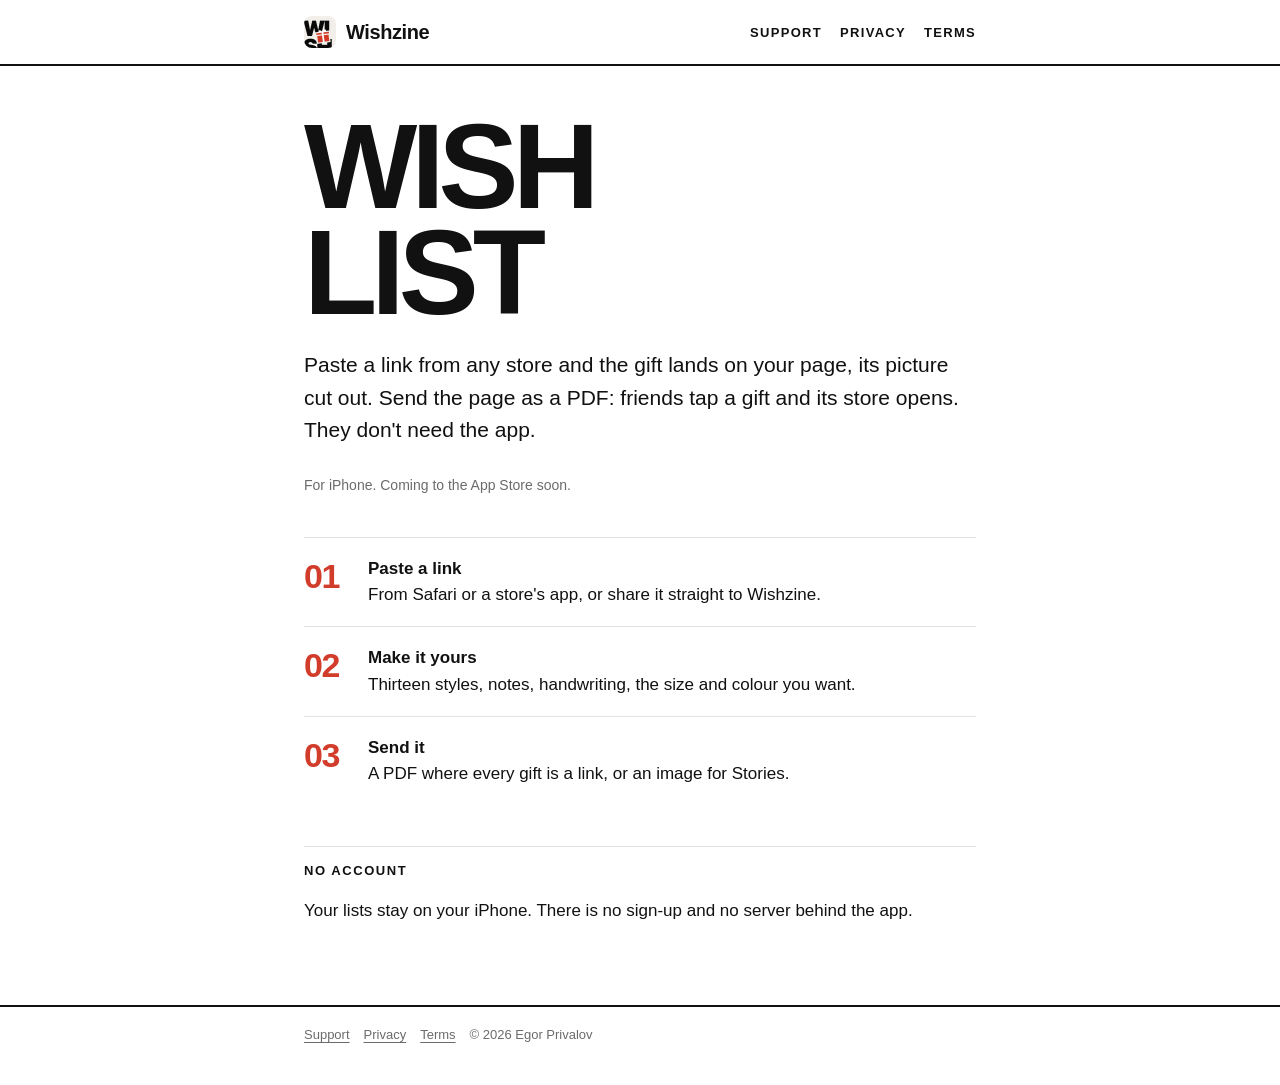
<file: index.html>
<!doctype html>
<html lang="en">
<head>
<meta charset="utf-8">
<meta name="viewport" content="width=device-width, initial-scale=1">
<title>Wishzine: Wishlist Maker</title>
<meta name="description" content="Make a wishlist and send it as a PDF where every gift opens its store.">
<link rel="icon" href="favicon.png">
<link rel="apple-touch-icon" href="apple-touch-icon.png">
<link rel="stylesheet" href="style.css">
</head>
<body>
<header class="top"><div class="wrap">
<a class="brand" href="./"><img src="icon.png" alt=""><span>Wishzine</span></a>
<nav><a href="support.html">Support</a><a href="privacy.html">Privacy</a><a href="terms.html">Terms</a></nav>
</div></header>
<main><div class="wrap">
<section class="hero">
<h1>Wish<br>list</h1>
<p class="lead">Paste a link from any store and the gift lands on your page, its picture cut out. Send the page as a PDF: friends tap a gift and its store opens. They don't need the app.</p>
<p class="small">For iPhone. Coming to the App Store soon.</p>
</section>
<ol class="steps">
<li><b>Paste a link</b>From Safari or a store's app, or share it straight to Wishzine.</li>
<li><b>Make it yours</b>Thirteen styles, notes, handwriting, the size and colour you want.</li>
<li><b>Send it</b>A PDF where every gift is a link, or an image for Stories.</li>
</ol>
<h2>No account</h2>
<p>Your lists stay on your iPhone. There is no sign-up and no server behind the app.</p>
</div></main>
<footer><div class="wrap"><a href="support.html">Support</a><a href="privacy.html">Privacy</a><a href="terms.html">Terms</a>© 2026 Egor Privalov</div></footer>
</body>
</html>
</file>
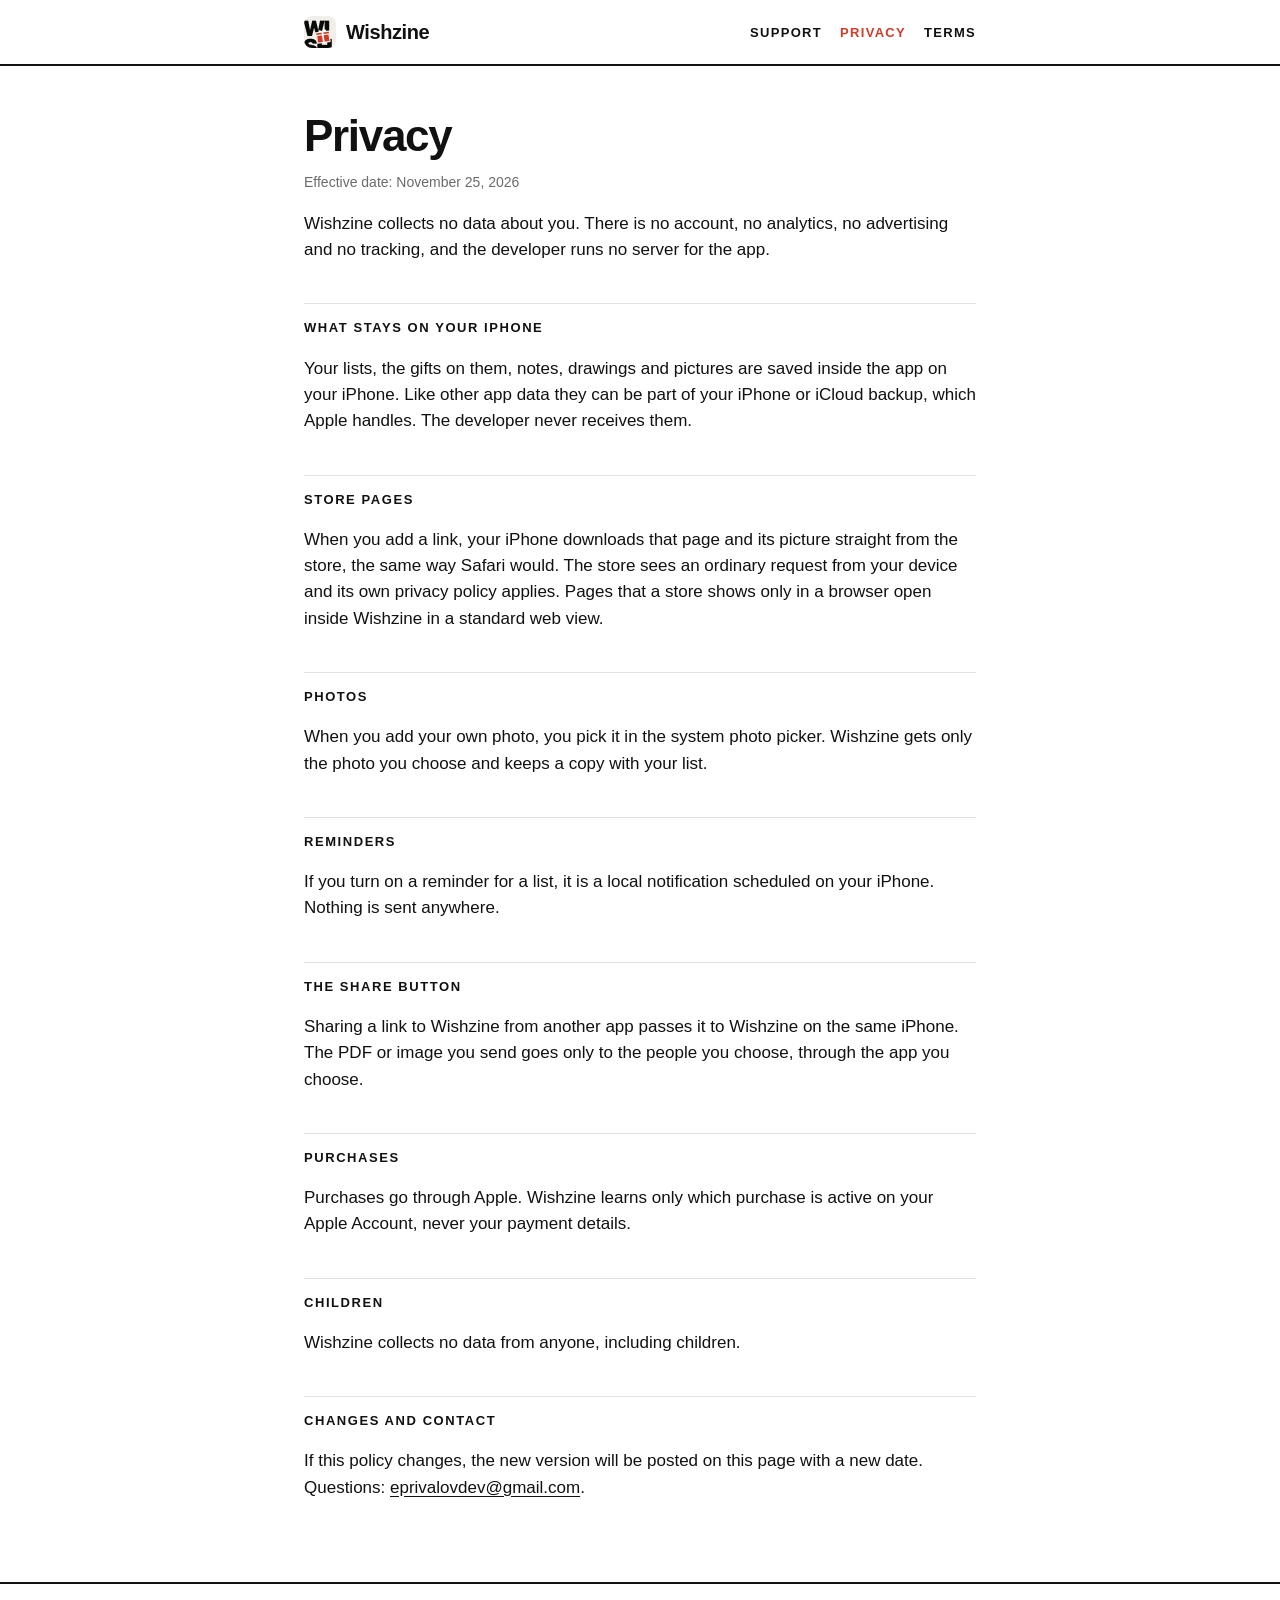
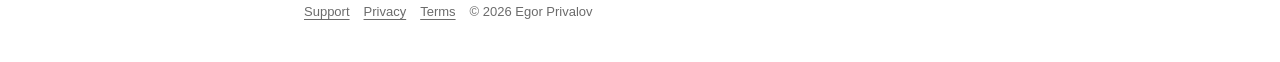
<file: privacy.html>
<!doctype html>
<html lang="en">
<head>
<meta charset="utf-8">
<meta name="viewport" content="width=device-width, initial-scale=1">
<title>Wishzine Privacy Policy</title>
<meta name="description" content="Wishzine collects no data.">
<link rel="icon" href="favicon.png">
<link rel="apple-touch-icon" href="apple-touch-icon.png">
<link rel="stylesheet" href="style.css">
</head>
<body>
<header class="top"><div class="wrap">
<a class="brand" href="./"><img src="icon.png" alt=""><span>Wishzine</span></a>
<nav><a href="support.html">Support</a><a href="privacy.html" aria-current="page">Privacy</a><a href="terms.html">Terms</a></nav>
</div></header>
<main><div class="wrap">
<h1 class="page">Privacy</h1>
<p class="small">Effective date: November 25, 2026</p>
<p>Wishzine collects no data about you. There is no account, no analytics, no advertising and no tracking, and the developer runs no server for the app.</p>
<h2>What stays on your iPhone</h2>
<p>Your lists, the gifts on them, notes, drawings and pictures are saved inside the app on your iPhone. Like other app data they can be part of your iPhone or iCloud backup, which Apple handles. The developer never receives them.</p>
<h2>Store pages</h2>
<p>When you add a link, your iPhone downloads that page and its picture straight from the store, the same way Safari would. The store sees an ordinary request from your device and its own privacy policy applies. Pages that a store shows only in a browser open inside Wishzine in a standard web view.</p>
<h2>Photos</h2>
<p>When you add your own photo, you pick it in the system photo picker. Wishzine gets only the photo you choose and keeps a copy with your list.</p>
<h2>Reminders</h2>
<p>If you turn on a reminder for a list, it is a local notification scheduled on your iPhone. Nothing is sent anywhere.</p>
<h2>The share button</h2>
<p>Sharing a link to Wishzine from another app passes it to Wishzine on the same iPhone. The PDF or image you send goes only to the people you choose, through the app you choose.</p>
<h2>Purchases</h2>
<p>Purchases go through Apple. Wishzine learns only which purchase is active on your Apple Account, never your payment details.</p>
<h2>Children</h2>
<p>Wishzine collects no data from anyone, including children.</p>
<h2>Changes and contact</h2>
<p>If this policy changes, the new version will be posted on this page with a new date. Questions: <a href="mailto:eprivalovdev@gmail.com?subject=Wishzine%20privacy">eprivalovdev@gmail.com</a>.</p>
</div></main>
<footer><div class="wrap"><a href="support.html">Support</a><a href="privacy.html">Privacy</a><a href="terms.html">Terms</a>© 2026 Egor Privalov</div></footer>
</body>
</html>
</file>
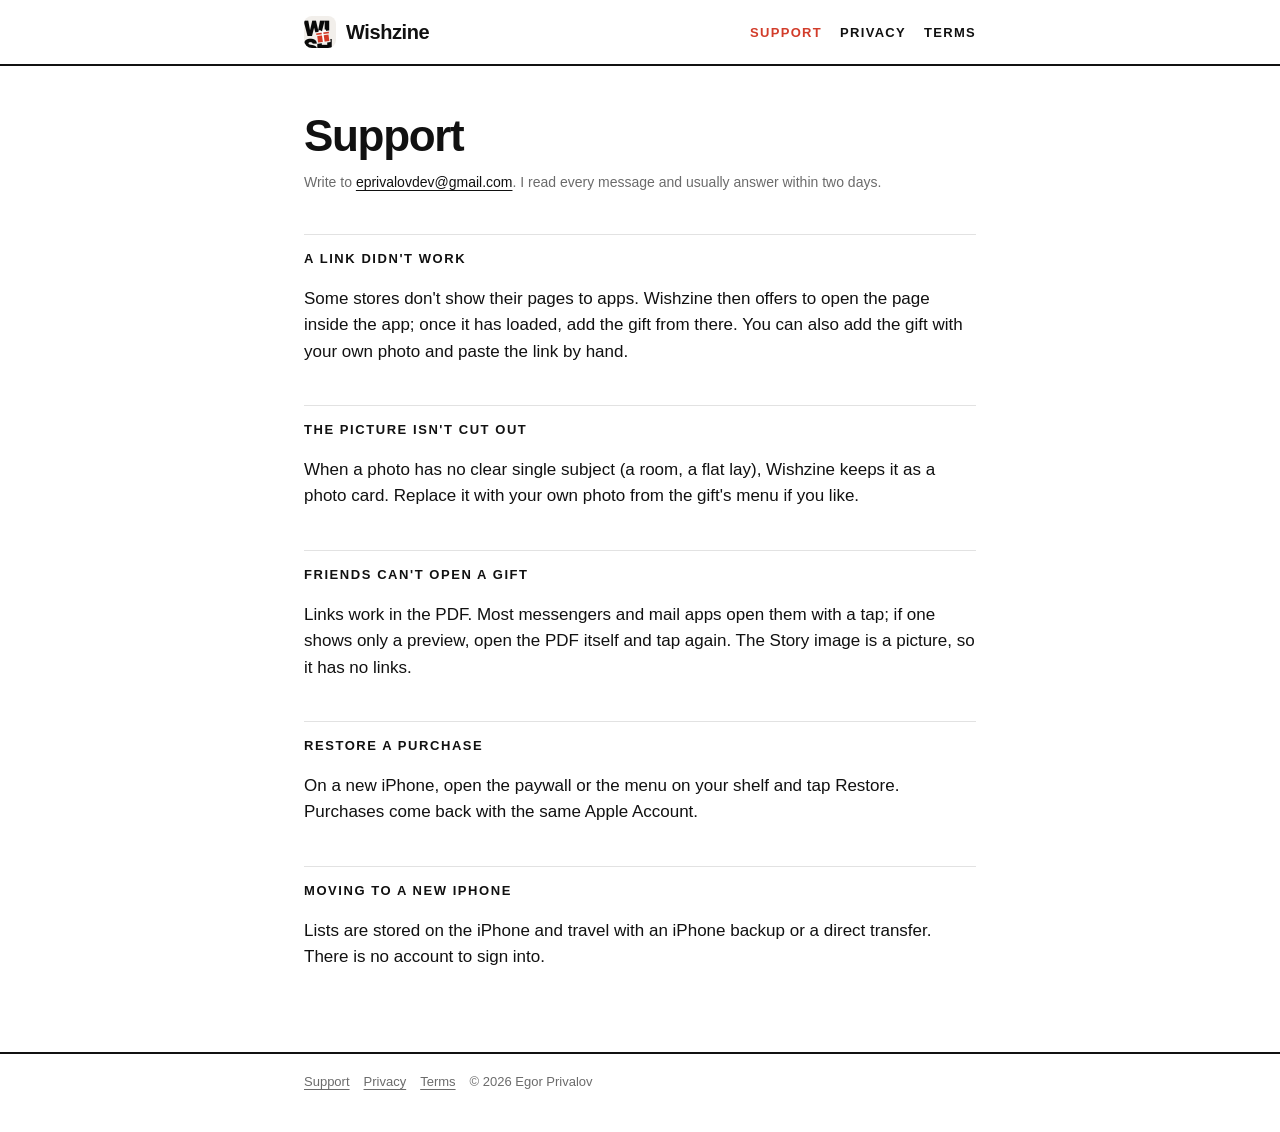
<file: support.html>
<!doctype html>
<html lang="en">
<head>
<meta charset="utf-8">
<meta name="viewport" content="width=device-width, initial-scale=1">
<title>Wishzine Support</title>
<meta name="description" content="Help with Wishzine.">
<link rel="icon" href="favicon.png">
<link rel="apple-touch-icon" href="apple-touch-icon.png">
<link rel="stylesheet" href="style.css">
</head>
<body>
<header class="top"><div class="wrap">
<a class="brand" href="./"><img src="icon.png" alt=""><span>Wishzine</span></a>
<nav><a href="support.html" aria-current="page">Support</a><a href="privacy.html">Privacy</a><a href="terms.html">Terms</a></nav>
</div></header>
<main><div class="wrap">
<h1 class="page">Support</h1>
<p class="small">Write to <a href="mailto:eprivalovdev@gmail.com?subject=Wishzine">eprivalovdev@gmail.com</a>. I read every message and usually answer within two days.</p>
<h2>A link didn't work</h2>
<p>Some stores don't show their pages to apps. Wishzine then offers to open the page inside the app; once it has loaded, add the gift from there. You can also add the gift with your own photo and paste the link by hand.</p>
<h2>The picture isn't cut out</h2>
<p>When a photo has no clear single subject (a room, a flat lay), Wishzine keeps it as a photo card. Replace it with your own photo from the gift's menu if you like.</p>
<h2>Friends can't open a gift</h2>
<p>Links work in the PDF. Most messengers and mail apps open them with a tap; if one shows only a preview, open the PDF itself and tap again. The Story image is a picture, so it has no links.</p>
<h2>Restore a purchase</h2>
<p>On a new iPhone, open the paywall or the menu on your shelf and tap Restore. Purchases come back with the same Apple Account.</p>
<h2>Moving to a new iPhone</h2>
<p>Lists are stored on the iPhone and travel with an iPhone backup or a direct transfer. There is no account to sign into.</p>
</div></main>
<footer><div class="wrap"><a href="support.html">Support</a><a href="privacy.html">Privacy</a><a href="terms.html">Terms</a>© 2026 Egor Privalov</div></footer>
</body>
</html>
</file>
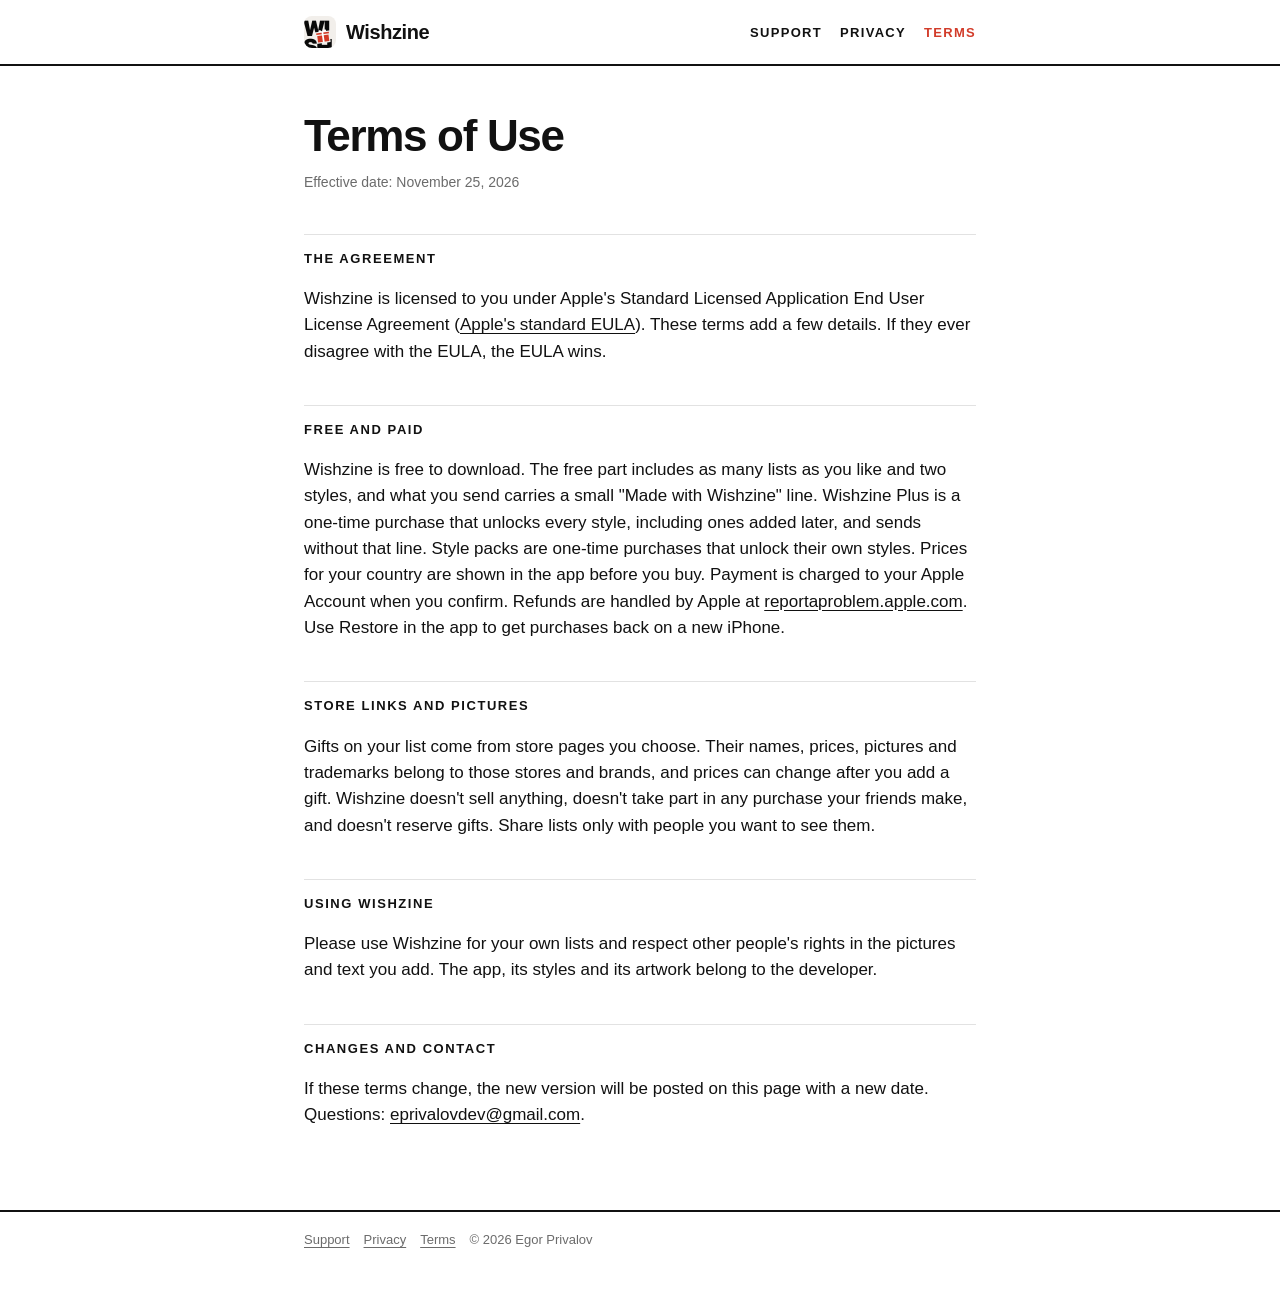
<file: terms.html>
<!doctype html>
<html lang="en">
<head>
<meta charset="utf-8">
<meta name="viewport" content="width=device-width, initial-scale=1">
<title>Wishzine Terms of Use</title>
<meta name="description" content="Terms of use for Wishzine.">
<link rel="icon" href="favicon.png">
<link rel="apple-touch-icon" href="apple-touch-icon.png">
<link rel="stylesheet" href="style.css">
</head>
<body>
<header class="top"><div class="wrap">
<a class="brand" href="./"><img src="icon.png" alt=""><span>Wishzine</span></a>
<nav><a href="support.html">Support</a><a href="privacy.html">Privacy</a><a href="terms.html" aria-current="page">Terms</a></nav>
</div></header>
<main><div class="wrap">
<h1 class="page">Terms of Use</h1>
<p class="small">Effective date: November 25, 2026</p>
<h2>The agreement</h2>
<p>Wishzine is licensed to you under Apple's Standard Licensed Application End User License Agreement (<a href="https://www.apple.com/legal/internet-services/itunes/dev/stdeula/">Apple's standard EULA</a>). These terms add a few details. If they ever disagree with the EULA, the EULA wins.</p>
<h2>Free and paid</h2>
<p>Wishzine is free to download. The free part includes as many lists as you like and two styles, and what you send carries a small "Made with Wishzine" line. Wishzine Plus is a one-time purchase that unlocks every style, including ones added later, and sends without that line. Style packs are one-time purchases that unlock their own styles. Prices for your country are shown in the app before you buy. Payment is charged to your Apple Account when you confirm. Refunds are handled by Apple at <a href="https://reportaproblem.apple.com">reportaproblem.apple.com</a>. Use Restore in the app to get purchases back on a new iPhone.</p>
<h2>Store links and pictures</h2>
<p>Gifts on your list come from store pages you choose. Their names, prices, pictures and trademarks belong to those stores and brands, and prices can change after you add a gift. Wishzine doesn't sell anything, doesn't take part in any purchase your friends make, and doesn't reserve gifts. Share lists only with people you want to see them.</p>
<h2>Using Wishzine</h2>
<p>Please use Wishzine for your own lists and respect other people's rights in the pictures and text you add. The app, its styles and its artwork belong to the developer.</p>
<h2>Changes and contact</h2>
<p>If these terms change, the new version will be posted on this page with a new date. Questions: <a href="mailto:eprivalovdev@gmail.com?subject=Wishzine">eprivalovdev@gmail.com</a>.</p>
</div></main>
<footer><div class="wrap"><a href="support.html">Support</a><a href="privacy.html">Privacy</a><a href="terms.html">Terms</a>© 2026 Egor Privalov</div></footer>
</body>
</html>
</file>
<file: style.css>
/* Wishzine site: white paper, black type, one red. Same feel as the app, nothing else. */
:root { --ink: #111; --grey: #6b6b6b; --rule: #e2e2e2; --red: #d23c2a; --paper: #fff; }
* { box-sizing: border-box; }
html { -webkit-text-size-adjust: 100%; }
body { margin: 0; background: var(--paper); color: var(--ink);
  font: 17px/1.55 -apple-system, BlinkMacSystemFont, "SF Pro Text", "Helvetica Neue", Arial, sans-serif; }
a { color: var(--ink); text-underline-offset: 3px; }
a:hover { color: var(--red); }
.wrap { max-width: 720px; margin: 0 auto; padding: 0 24px; }
header.top { border-bottom: 2px solid var(--ink); }
header.top .wrap { display: flex; align-items: center; justify-content: space-between; height: 64px; }
.brand { display: flex; align-items: center; gap: 10px; font-weight: 800; font-size: 20px; letter-spacing: -0.02em; text-decoration: none; }
.brand img { width: 32px; height: 32px; border-radius: 8px; }
nav a { margin-left: 18px; font-size: 13px; font-weight: 700; letter-spacing: 0.1em; text-transform: uppercase; text-decoration: none; }
nav a[aria-current] { color: var(--red); }
main { padding: 48px 0 64px; }
.hero h1 { font-size: clamp(56px, 14vw, 120px); line-height: 0.88; letter-spacing: -0.05em; font-weight: 900; margin: 0 0 24px; text-transform: uppercase; }
.lead { font-size: 21px; max-width: 34em; margin: 0 0 28px; }
.button { display: inline-block; background: var(--ink); color: #fff; padding: 14px 22px; font-size: 13px; font-weight: 700;
  letter-spacing: 0.12em; text-transform: uppercase; text-decoration: none; }
.button:hover { background: var(--red); color: #fff; }
.small { color: var(--grey); font-size: 14px; }
h1.page { font-size: 44px; line-height: 1; letter-spacing: -0.03em; font-weight: 900; margin: 0 0 8px; }
h2 { font-size: 13px; font-weight: 800; letter-spacing: 0.12em; text-transform: uppercase; margin: 40px 0 10px;
  padding-top: 14px; border-top: 1px solid var(--rule); }
.steps { list-style: none; padding: 0; margin: 40px 0 0; counter-reset: s; }
.steps li { counter-increment: s; padding: 18px 0 18px 64px; border-top: 1px solid var(--rule); position: relative; }
.steps li::before { content: counter(s, decimal-leading-zero); position: absolute; left: 0; top: 12px; font-size: 34px;
  font-weight: 900; color: var(--red); letter-spacing: -0.04em; }
.steps b { display: block; }
footer { border-top: 2px solid var(--ink); padding: 18px 0 40px; font-size: 13px; color: var(--grey); }
footer a { color: var(--grey); margin-right: 14px; }
@media (max-width: 520px) {
  .brand { font-size: 17px; gap: 8px; } .brand img { width: 28px; height: 28px; }
  nav a { margin-left: 10px; font-size: 11px; letter-spacing: 0.06em; }
  body { font-size: 16px; } .lead { font-size: 19px; }
}
@media (max-width: 430px) { .brand span { position: absolute; width: 1px; height: 1px; overflow: hidden; clip: rect(0 0 0 0); } }
</file>
